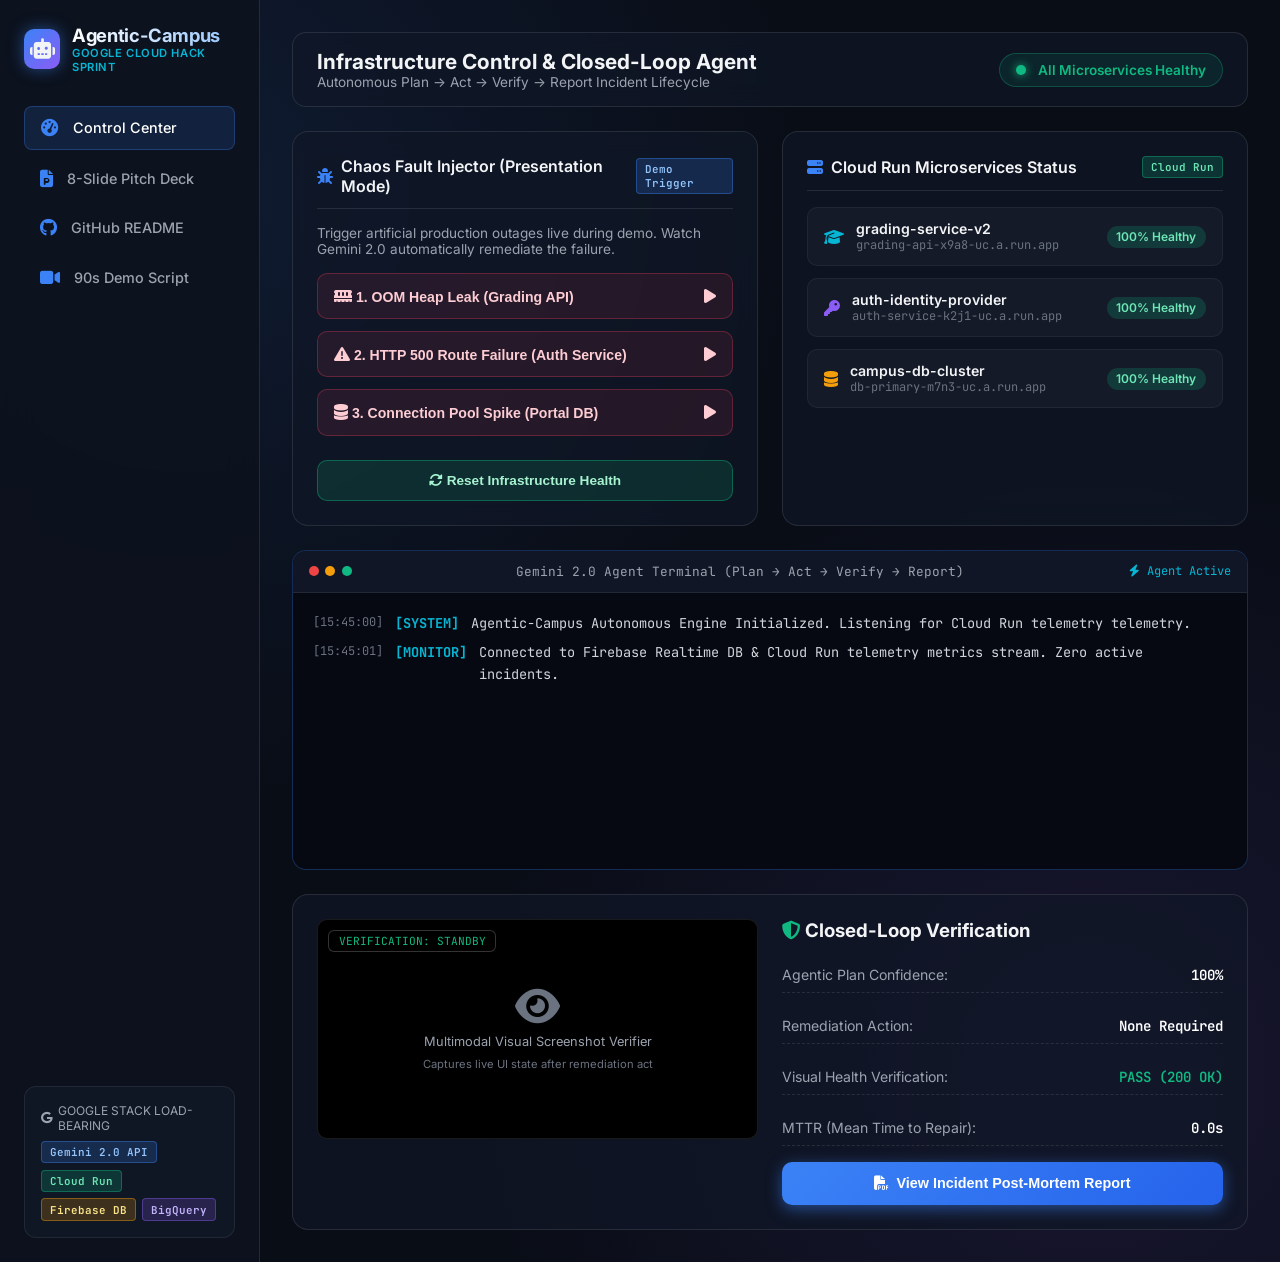
<file: index.html>
<!DOCTYPE html>
<html lang="en">
<head>
  <meta charset="UTF-8">
  <meta name="viewport" content="width=device-width, initial-scale=1.0">
  <title>Agentic-Campus | Autonomous Self-Healing Infrastructure Agent</title>
  
  <!-- Google Fonts -->
  <link rel="preconnect" href="https://fonts.googleapis.com">
  <link rel="preconnect" href="https://fonts.gstatic.com" crossorigin>
  <link href="https://fonts.googleapis.com/css2?family=Inter:wght@400;500;600;700&family=JetBrains+Mono:wght@400;500;600;700&display=swap" rel="stylesheet">
  
  <!-- FontAwesome Icons -->
  <link rel="stylesheet" href="https://cdnjs.cloudflare.com/ajax/libs/font-awesome/6.4.0/css/all.min.css">
  
  <link rel="stylesheet" href="styles.css">
</head>
<body>

  <!-- Sidebar -->
  <aside class="sidebar">
    <div class="logo-container">
      <div class="logo-icon">
        <i class="fa-solid fa-robot"></i>
      </div>
      <div class="logo-text">
        <h1>Agentic-Campus</h1>
        <p>Google Cloud Hack Sprint</p>
      </div>
    </div>

    <ul class="nav-links">
      <li class="nav-item active" onclick="switchTab('dashboard')">
        <i class="fa-solid fa-gauge-high"></i>
        <span>Control Center</span>
      </li>
      <li class="nav-item" onclick="switchTab('deck')">
        <i class="fa-solid fa-file-powerpoint"></i>
        <span>8-Slide Pitch Deck</span>
      </li>
      <li class="nav-item" onclick="switchTab('readme')">
        <i class="fa-brands fa-github"></i>
        <span>GitHub README</span>
      </li>
      <li class="nav-item" onclick="switchTab('script')">
        <i class="fa-solid fa-video"></i>
        <span>90s Demo Script</span>
      </li>
    </ul>

    <div class="google-badge-box">
      <div class="google-badge-title">
        <i class="fa-brands fa-google"></i> Google Stack Load-Bearing
      </div>
      <div class="google-stack-tags">
        <span class="tag tag-gemini">Gemini 2.0 API</span>
        <span class="tag tag-cloudrun">Cloud Run</span>
        <span class="tag tag-firebase">Firebase DB</span>
        <span class="tag tag-bigquery">BigQuery</span>
      </div>
    </div>
  </aside>

  <!-- Main Content -->
  <main class="main-content">
    
    <!-- Top Header Bar -->
    <header class="header-bar">
      <div class="header-title">
        <h2>Infrastructure Control & Closed-Loop Agent</h2>
        <p>Autonomous Plan → Act → Verify → Report Incident Lifecycle</p>
      </div>
      <div class="status-indicator" id="global-status">
        <div class="status-dot"></div>
        <span class="status-text" id="status-text">All Microservices Healthy</span>
      </div>
    </header>

    <!-- Dashboard Content Grid -->
    <div class="dashboard-grid">

      <!-- Fault Injection Card -->
      <div class="card">
        <div class="card-header">
          <h3><i class="fa-solid fa-bug"></i> Chaos Fault Injector (Presentation Mode)</h3>
          <span class="tag tag-gemini">Demo Trigger</span>
        </div>
        <p style="font-size: 0.85rem; color: var(--text-muted);">
          Trigger artificial production outages live during demo. Watch Gemini 2.0 automatically remediate the failure.
        </p>
        <div class="fault-buttons">
          <button class="btn-fault" onclick="triggerFault('oom')">
            <span><i class="fa-solid fa-memory"></i> 1. OOM Heap Leak (Grading API)</span>
            <i class="fa-solid fa-play"></i>
          </button>
          <button class="btn-fault" onclick="triggerFault('route')">
            <span><i class="fa-solid fa-triangle-exclamation"></i> 2. HTTP 500 Route Failure (Auth Service)</span>
            <i class="fa-solid fa-play"></i>
          </button>
          <button class="btn-fault" onclick="triggerFault('db')">
            <span><i class="fa-solid fa-database"></i> 3. Connection Pool Spike (Portal DB)</span>
            <i class="fa-solid fa-play"></i>
          </button>
        </div>
        <button class="btn-reset" onclick="resetInfrastructure()">
          <i class="fa-solid fa-rotate"></i> Reset Infrastructure Health
        </button>
      </div>

      <!-- Cloud Run Services Monitor Card -->
      <div class="card">
        <div class="card-header">
          <h3><i class="fa-solid fa-server"></i> Cloud Run Microservices Status</h3>
          <span class="tag tag-cloudrun">Cloud Run</span>
        </div>
        <div class="service-list">
          <div class="service-item" id="service-grading">
            <div class="service-info">
              <i class="fa-solid fa-graduation-cap" style="color: var(--accent-cyan);"></i>
              <div>
                <div class="service-name">grading-service-v2</div>
                <div class="service-url">grading-api-x9a8-uc.a.run.app</div>
              </div>
            </div>
            <span class="service-badge badge-healthy" id="badge-grading">100% Healthy</span>
          </div>

          <div class="service-item" id="service-auth">
            <div class="service-info">
              <i class="fa-solid fa-key" style="color: var(--accent-purple);"></i>
              <div>
                <div class="service-name">auth-identity-provider</div>
                <div class="service-url">auth-service-k2j1-uc.a.run.app</div>
              </div>
            </div>
            <span class="service-badge badge-healthy" id="badge-auth">100% Healthy</span>
          </div>

          <div class="service-item" id="service-db">
            <div class="service-info">
              <i class="fa-solid fa-database" style="color: var(--accent-amber);"></i>
              <div>
                <div class="service-name">campus-db-cluster</div>
                <div class="service-url">db-primary-m7n3-uc.a.run.app</div>
              </div>
            </div>
            <span class="service-badge badge-healthy" id="badge-db">100% Healthy</span>
          </div>
        </div>
      </div>

      <!-- Terminal Output Box -->
      <div class="terminal-box">
        <div class="terminal-header">
          <div class="terminal-dots">
            <div class="dot dot-red"></div>
            <div class="dot dot-yellow"></div>
            <div class="dot dot-green"></div>
          </div>
          <div class="terminal-title">Gemini 2.0 Agent Terminal (Plan → Act → Verify → Report)</div>
          <div style="font-size: 0.75rem; color: var(--accent-cyan); font-family: var(--font-mono);">
            <i class="fa-solid fa-bolt"></i> Agent Active
          </div>
        </div>
        <div class="terminal-body" id="terminal-logs">
          <div class="log-line">
            <span class="log-timestamp">[15:45:00]</span>
            <span class="log-step">[SYSTEM]</span>
            <span>Agentic-Campus Autonomous Engine Initialized. Listening for Cloud Run telemetry telemetry.</span>
          </div>
          <div class="log-line">
            <span class="log-timestamp">[15:45:01]</span>
            <span class="log-step">[MONITOR]</span>
            <span>Connected to Firebase Realtime DB & Cloud Run telemetry metrics stream. Zero active incidents.</span>
          </div>
        </div>
      </div>

      <!-- Screenshot Multimodal Verification Card -->
      <div class="verification-box">
        <div class="preview-container">
          <div class="preview-badge" id="preview-badge">VERIFICATION: STANDBY</div>
          <canvas id="screenshot-canvas" width="380" height="200" style="display: none;"></canvas>
          <div class="preview-canvas-placeholder" id="preview-placeholder">
            <i class="fa-solid fa-eye" style="font-size: 2.5rem; color: var(--text-dim);"></i>
            <p style="font-size: 0.8rem;">Multimodal Visual Screenshot Verifier</p>
            <span style="font-size: 0.7rem; color: var(--text-dim);">Captures live UI state after remediation act</span>
          </div>
        </div>

        <div class="verification-details">
          <h3><i class="fa-solid fa-shield-halved" style="color: var(--accent-emerald);"></i> Closed-Loop Verification</h3>
          <div class="metric-row">
            <span class="metric-label">Agentic Plan Confidence:</span>
            <span class="metric-val" id="val-confidence">100%</span>
          </div>
          <div class="metric-row">
            <span class="metric-label">Remediation Action:</span>
            <span class="metric-val" id="val-action">None Required</span>
          </div>
          <div class="metric-row">
            <span class="metric-label">Visual Health Verification:</span>
            <span class="metric-val" id="val-visual" style="color: var(--accent-emerald);">PASS (200 OK)</span>
          </div>
          <div class="metric-row">
            <span class="metric-label">MTTR (Mean Time to Repair):</span>
            <span class="metric-val" id="val-mttr">0.0s</span>
          </div>

          <button class="btn-primary" onclick="generatePostMortem()">
            <i class="fa-solid fa-file-pdf"></i> View Incident Post-Mortem Report
          </button>
        </div>
      </div>

    </div>
  </main>

  <!-- Modal for Deck, README, and Scripts -->
  <div class="modal-overlay" id="modal-overlay">
    <div class="modal-content">
      <div class="modal-header">
        <h3 id="modal-title">Submission Asset Viewer</h3>
        <button class="btn-close" onclick="closeModal()">&times;</button>
      </div>
      <div class="modal-body" id="modal-body">
        <!-- Dynamic Content Injected Here -->
      </div>
    </div>
  </div>

  <script src="app.js"></script>
</body>
</html>
</file>
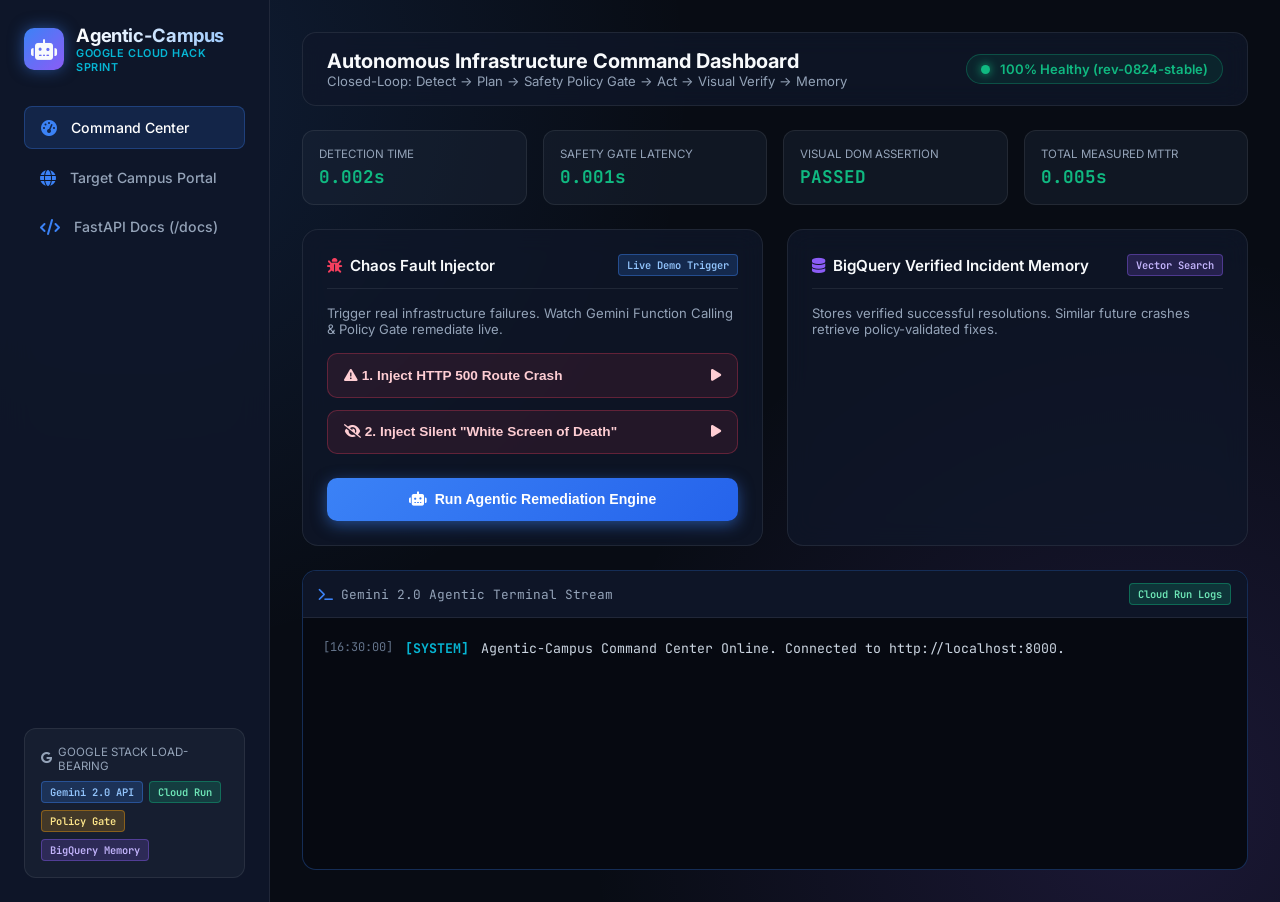
<file: frontend/index.html>
<!DOCTYPE html>
<html lang="en">
<head>
  <meta charset="UTF-8">
  <meta name="viewport" content="width=device-width, initial-scale=1.0">
  <title>Agentic-Campus | Command Center UI</title>
  
  <!-- Fonts & Icons -->
  <link rel="preconnect" href="https://fonts.googleapis.com">
  <link rel="preconnect" href="https://fonts.gstatic.com" crossorigin>
  <link href="https://fonts.googleapis.com/css2?family=Inter:wght@400;500;600;700&family=JetBrains+Mono:wght@400;500;600;700&display=swap" rel="stylesheet">
  <link rel="stylesheet" href="https://cdnjs.cloudflare.com/ajax/libs/font-awesome/6.4.0/css/all.min.css">
  
  <link rel="stylesheet" href="styles.css">
</head>
<body>

  <!-- Sidebar -->
  <aside class="sidebar">
    <div class="logo-box">
      <div class="logo-icon">
        <i class="fa-solid fa-robot"></i>
      </div>
      <div class="logo-title">
        <h1>Agentic-Campus</h1>
        <p>Google Cloud Hack Sprint</p>
      </div>
    </div>

    <ul class="nav-links">
      <li class="nav-item active">
        <i class="fa-solid fa-gauge-high"></i>
        <span>Command Center</span>
      </li>
      <li class="nav-item" onclick="openPortalWindow()">
        <i class="fa-solid fa-globe"></i>
        <span>Target Campus Portal</span>
      </li>
      <li class="nav-item" onclick="openSwaggerDocs()">
        <i class="fa-solid fa-code"></i>
        <span>FastAPI Docs (/docs)</span>
      </li>
    </ul>

    <div class="google-badge-box">
      <div class="google-badge-title">
        <i class="fa-brands fa-google"></i> Google Stack Load-Bearing
      </div>
      <div class="google-tags">
        <span class="tag tag-gemini">Gemini 2.0 API</span>
        <span class="tag tag-cloudrun">Cloud Run</span>
        <span class="tag tag-policy">Policy Gate</span>
        <span class="tag tag-bigquery">BigQuery Memory</span>
      </div>
    </div>
  </aside>

  <!-- Main Content -->
  <main class="main-content">

    <header class="header-bar">
      <div class="header-title">
        <h2>Autonomous Infrastructure Command Dashboard</h2>
        <p>Closed-Loop: Detect → Plan → Safety Policy Gate → Act → Visual Verify → Memory</p>
      </div>
      <div class="status-indicator" id="status-indicator">
        <div class="status-dot"></div>
        <span class="status-text" id="status-text">100% Healthy (rev-0824-stable)</span>
      </div>
    </header>

    <!-- Measured Metrics Strip -->
    <div class="metrics-row">
      <div class="metric-box">
        <span class="metric-box-title">Detection Time</span>
        <span class="metric-box-value" id="metric-detect">0.002s</span>
      </div>
      <div class="metric-box">
        <span class="metric-box-title">Safety Gate Latency</span>
        <span class="metric-box-value" id="metric-safety">0.001s</span>
      </div>
      <div class="metric-box">
        <span class="metric-box-title">Visual DOM Assertion</span>
        <span class="metric-box-value" id="metric-visual" style="color: var(--accent-emerald);">PASSED</span>
      </div>
      <div class="metric-box">
        <span class="metric-box-title">Total Measured MTTR</span>
        <span class="metric-box-value" id="metric-total">0.005s</span>
      </div>
    </div>

    <!-- Main Grid -->
    <div class="grid-container">

      <!-- Chaos Fault Injector -->
      <div class="card">
        <div class="card-header">
          <h3><i class="fa-solid fa-bug" style="color: var(--accent-rose);"></i> Chaos Fault Injector</h3>
          <span class="tag tag-gemini">Live Demo Trigger</span>
        </div>
        <p style="font-size: 0.82rem; color: var(--text-muted);">
          Trigger real infrastructure failures. Watch Gemini Function Calling & Policy Gate remediate live.
        </p>
        <div style="display: flex; flex-direction: column; gap: 0.75rem;">
          <button class="btn-fault" onclick="injectFault('http_500')">
            <span><i class="fa-solid fa-triangle-exclamation"></i> 1. Inject HTTP 500 Route Crash</span>
            <i class="fa-solid fa-play"></i>
          </button>
          <button class="btn-fault" onclick="injectFault('white_screen')">
            <span><i class="fa-solid fa-eye-slash"></i> 2. Inject Silent "White Screen of Death"</span>
            <i class="fa-solid fa-play"></i>
          </button>
        </div>
        <button class="btn-primary" style="margin-top: 0.5rem;" onclick="runRemediation()">
          <i class="fa-solid fa-robot"></i> Run Agentic Remediation Engine
        </button>
      </div>

      <!-- BigQuery Verified Memory Explorer -->
      <div class="card">
        <div class="card-header">
          <h3><i class="fa-solid fa-database" style="color: var(--accent-purple);"></i> BigQuery Verified Incident Memory</h3>
          <span class="tag tag-bigquery">Vector Search</span>
        </div>
        <p style="font-size: 0.82rem; color: var(--text-muted);">
          Stores verified successful resolutions. Similar future crashes retrieve policy-validated fixes.
        </p>
        <div id="memory-list" style="display: flex; flex-direction: column; gap: 0.5rem; max-height: 180px; overflow-y: auto;">
          <!-- Dynamic Memory Entries -->
        </div>
      </div>

      <!-- Realtime Agent Terminal -->
      <div class="terminal-card">
        <div class="terminal-header">
          <div class="terminal-title">
            <i class="fa-solid fa-terminal" style="color: var(--primary);"></i> Gemini 2.0 Agentic Terminal Stream
          </div>
          <span class="tag tag-cloudrun">Cloud Run Logs</span>
        </div>
        <div class="terminal-body" id="terminal-body">
          <div class="log-line">
            <span class="log-time">[16:30:00]</span>
            <span class="log-step">[SYSTEM]</span>
            <span>Agentic-Campus Command Center Online. Connected to http://localhost:8000.</span>
          </div>
        </div>
      </div>

    </div>

  </main>

  <script src="app.js"></script>
</body>
</html>
</file>
<file: styles.css>
/* Agentic-Campus Modern Glassmorphism & High-Tech Design System */

:root {
  --bg-dark: #090d16;
  --bg-card: rgba(17, 24, 39, 0.7);
  --bg-card-hover: rgba(31, 41, 55, 0.8);
  --border-color: rgba(255, 255, 255, 0.1);
  --border-glow: rgba(59, 130, 246, 0.3);
  
  --primary: #3b82f6;
  --primary-glow: rgba(59, 130, 246, 0.5);
  --accent-cyan: #06b6d4;
  --accent-emerald: #10b981;
  --accent-rose: #f43f5e;
  --accent-amber: #f59e0b;
  --accent-purple: #8b5cf6;
  
  --text-main: #f3f4f6;
  --text-muted: #9ca3af;
  --text-dim: #6b7280;
  
  --font-main: 'Inter', -apple-system, BlinkMacSystemFont, sans-serif;
  --font-mono: 'JetBrains Mono', 'Fira Code', monospace;
}

* {
  margin: 0;
  padding: 0;
  box-sizing: border-box;
}

body {
  background-color: var(--bg-dark);
  color: var(--text-main);
  font-family: var(--font-main);
  min-height: 100vh;
  display: flex;
  overflow-x: hidden;
  background-image: 
    radial-gradient(circle at 15% 15%, rgba(59, 130, 246, 0.12) 0%, transparent 40%),
    radial-gradient(circle at 85% 85%, rgba(139, 92, 246, 0.12) 0%, transparent 40%);
}

/* Sidebar Styling */
.sidebar {
  width: 260px;
  background: rgba(13, 18, 30, 0.95);
  border-right: 1px solid var(--border-color);
  backdrop-filter: blur(16px);
  padding: 1.5rem;
  display: flex;
  flex-direction: column;
  gap: 2rem;
  z-index: 10;
}

.logo-container {
  display: flex;
  align-items: center;
  gap: 0.75rem;
}

.logo-icon {
  width: 40px;
  height: 40px;
  background: linear-gradient(135deg, var(--primary), var(--accent-purple));
  border-radius: 10px;
  display: flex;
  align-items: center;
  justify-content: center;
  font-size: 1.25rem;
  box-shadow: 0 0 15px var(--primary-glow);
}

.logo-text h1 {
  font-size: 1.15rem;
  font-weight: 700;
  letter-spacing: -0.02em;
  background: linear-gradient(to right, #fff, #93c5fd);
  -webkit-background-clip: text;
  -webkit-text-fill-color: transparent;
}

.logo-text p {
  font-size: 0.7rem;
  color: var(--accent-cyan);
  font-weight: 600;
  letter-spacing: 0.05em;
  text-transform: uppercase;
}

.nav-links {
  list-style: none;
  display: flex;
  flex-direction: column;
  gap: 0.5rem;
}

.nav-item {
  display: flex;
  align-items: center;
  gap: 0.85rem;
  padding: 0.75rem 1rem;
  border-radius: 8px;
  color: var(--text-muted);
  font-size: 0.9rem;
  font-weight: 500;
  cursor: pointer;
  transition: all 0.2s ease;
}

.nav-item:hover, .nav-item.active {
  background: rgba(59, 130, 246, 0.15);
  color: #fff;
  border: 1px solid rgba(59, 130, 246, 0.3);
}

.nav-item i {
  font-size: 1.1rem;
  color: var(--primary);
}

.google-badge-box {
  margin-top: auto;
  background: rgba(17, 24, 39, 0.8);
  border: 1px solid rgba(255, 255, 255, 0.08);
  padding: 1rem;
  border-radius: 12px;
}

.google-badge-title {
  font-size: 0.75rem;
  color: var(--text-muted);
  text-transform: uppercase;
  margin-bottom: 0.5rem;
  display: flex;
  align-items: center;
  gap: 0.4rem;
}

.google-stack-tags {
  display: flex;
  flex-wrap: wrap;
  gap: 0.4rem;
}

.tag {
  font-size: 0.68rem;
  padding: 0.2rem 0.5rem;
  border-radius: 4px;
  font-family: var(--font-mono);
  font-weight: 600;
}

.tag-gemini { background: rgba(59, 130, 246, 0.2); color: #93c5fd; border: 1px solid rgba(59, 130, 246, 0.4); }
.tag-cloudrun { background: rgba(16, 185, 129, 0.2); color: #6ee7b7; border: 1px solid rgba(16, 185, 129, 0.4); }
.tag-firebase { background: rgba(245, 158, 11, 0.2); color: #fde68a; border: 1px solid rgba(245, 158, 11, 0.4); }
.tag-bigquery { background: rgba(139, 92, 246, 0.2); color: #c4b5fd; border: 1px solid rgba(139, 92, 246, 0.4); }

/* Main Content Styling */
.main-content {
  flex: 1;
  padding: 2rem;
  overflow-y: auto;
  display: flex;
  flex-direction: column;
  gap: 1.5rem;
}

.header-bar {
  display: flex;
  justify-content: space-between;
  align-items: center;
  background: var(--bg-card);
  border: 1px solid var(--border-color);
  padding: 1rem 1.5rem;
  border-radius: 14px;
  backdrop-filter: blur(12px);
}

.header-title h2 {
  font-size: 1.3rem;
  font-weight: 700;
}

.header-title p {
  font-size: 0.85rem;
  color: var(--text-muted);
}

.status-indicator {
  display: flex;
  align-items: center;
  gap: 0.75rem;
  background: rgba(16, 185, 129, 0.1);
  border: 1px solid rgba(16, 185, 129, 0.3);
  padding: 0.5rem 1rem;
  border-radius: 20px;
}

.status-dot {
  width: 10px;
  height: 10px;
  border-radius: 50%;
  background: var(--accent-emerald);
  box-shadow: 0 0 10px var(--accent-emerald);
  animation: pulse 2s infinite;
}

@keyframes pulse {
  0% { transform: scale(0.95); box-shadow: 0 0 0 0 rgba(16, 185, 129, 0.7); }
  70% { transform: scale(1); box-shadow: 0 0 0 8px rgba(16, 185, 129, 0); }
  100% { transform: scale(0.95); box-shadow: 0 0 0 0 rgba(16, 185, 129, 0); }
}

.status-text {
  font-size: 0.85rem;
  font-weight: 600;
  color: var(--accent-emerald);
}

/* Dashboard Grid */
.dashboard-grid {
  display: grid;
  grid-template-columns: 1fr 1fr;
  gap: 1.5rem;
}

.card {
  background: var(--bg-card);
  border: 1px solid var(--border-color);
  border-radius: 16px;
  padding: 1.5rem;
  backdrop-filter: blur(12px);
  display: flex;
  flex-direction: column;
  gap: 1rem;
  position: relative;
  overflow: hidden;
}

.card-header {
  display: flex;
  justify-content: space-between;
  align-items: center;
  border-bottom: 1px solid var(--border-color);
  padding-bottom: 0.75rem;
}

.card-header h3 {
  font-size: 1rem;
  font-weight: 600;
  display: flex;
  align-items: center;
  gap: 0.5rem;
}

.card-header h3 i {
  color: var(--primary);
}

/* Fault Injector Panel */
.fault-buttons {
  display: flex;
  flex-direction: column;
  gap: 0.75rem;
}

.btn-fault {
  background: rgba(244, 63, 94, 0.1);
  border: 1px solid rgba(244, 63, 94, 0.3);
  color: #fecdd3;
  padding: 0.85rem 1rem;
  border-radius: 10px;
  font-weight: 600;
  font-size: 0.88rem;
  display: flex;
  justify-content: space-between;
  align-items: center;
  cursor: pointer;
  transition: all 0.2s ease;
}

.btn-fault:hover {
  background: rgba(244, 63, 94, 0.25);
  border-color: var(--accent-rose);
  transform: translateY(-2px);
  box-shadow: 0 4px 15px rgba(244, 63, 94, 0.3);
}

.btn-fault i {
  font-size: 1rem;
}

.btn-reset {
  background: rgba(16, 185, 129, 0.15);
  border: 1px solid rgba(16, 185, 129, 0.4);
  color: #a7f3d0;
  padding: 0.75rem 1rem;
  border-radius: 10px;
  font-weight: 600;
  font-size: 0.85rem;
  cursor: pointer;
  transition: all 0.2s ease;
  margin-top: 0.5rem;
}

.btn-reset:hover {
  background: rgba(16, 185, 129, 0.3);
}

/* Microservices List */
.service-list {
  display: flex;
  flex-direction: column;
  gap: 0.75rem;
}

.service-item {
  display: flex;
  justify-content: space-between;
  align-items: center;
  background: rgba(255, 255, 255, 0.03);
  border: 1px solid rgba(255, 255, 255, 0.05);
  padding: 0.75rem 1rem;
  border-radius: 10px;
}

.service-info {
  display: flex;
  align-items: center;
  gap: 0.75rem;
}

.service-name {
  font-size: 0.88rem;
  font-weight: 600;
}

.service-url {
  font-size: 0.75rem;
  color: var(--text-dim);
  font-family: var(--font-mono);
}

.service-badge {
  font-size: 0.75rem;
  padding: 0.2rem 0.6rem;
  border-radius: 12px;
  font-weight: 600;
}

.badge-healthy { background: rgba(16, 185, 129, 0.2); color: #6ee7b7; }
.badge-degraded { background: rgba(245, 158, 11, 0.2); color: #fde68a; }
.badge-critical { background: rgba(244, 63, 94, 0.2); color: #fecdd3; }

/* Terminal Output Box */
.terminal-box {
  grid-column: span 2;
  background: #060911;
  border: 1px solid rgba(59, 130, 246, 0.3);
  border-radius: 14px;
  overflow: hidden;
  display: flex;
  flex-direction: column;
  min-height: 320px;
}

.terminal-header {
  background: rgba(17, 24, 39, 0.9);
  padding: 0.75rem 1rem;
  display: flex;
  justify-content: space-between;
  align-items: center;
  border-bottom: 1px solid rgba(255, 255, 255, 0.08);
}

.terminal-dots {
  display: flex;
  gap: 0.4rem;
}

.dot { width: 10px; height: 10px; border-radius: 50%; }
.dot-red { background: #ef4444; }
.dot-yellow { background: #f59e0b; }
.dot-green { background: #10b981; }

.terminal-title {
  font-family: var(--font-mono);
  font-size: 0.8rem;
  color: var(--text-muted);
}

.terminal-body {
  padding: 1.25rem;
  font-family: var(--font-mono);
  font-size: 0.85rem;
  line-height: 1.6;
  color: #d1d5db;
  flex: 1;
  overflow-y: auto;
  display: flex;
  flex-direction: column;
  gap: 0.5rem;
}

.log-line { display: flex; gap: 0.75rem; }
.log-step { color: var(--accent-cyan); font-weight: 700; }
.log-plan { color: #93c5fd; }
.log-act { color: #fde68a; }
.log-verify { color: #a7f3d0; }
.log-error { color: #fecdd3; font-weight: 600; }
.log-timestamp { color: var(--text-dim); font-size: 0.75rem; }

/* Screenshot Multimodal Verification Card */
.verification-box {
  grid-column: span 2;
  background: var(--bg-card);
  border: 1px solid var(--border-color);
  border-radius: 16px;
  padding: 1.5rem;
  display: grid;
  grid-template-columns: 1fr 1fr;
  gap: 1.5rem;
}

.preview-container {
  background: #000;
  border: 1px solid var(--border-color);
  border-radius: 10px;
  height: 220px;
  display: flex;
  flex-direction: column;
  align-items: center;
  justify-content: center;
  position: relative;
  overflow: hidden;
}

.preview-badge {
  position: absolute;
  top: 10px;
  left: 10px;
  background: rgba(0, 0, 0, 0.75);
  border: 1px solid rgba(255, 255, 255, 0.2);
  padding: 0.2rem 0.6rem;
  border-radius: 6px;
  font-size: 0.7rem;
  font-family: var(--font-mono);
  color: var(--accent-emerald);
}

.preview-canvas-placeholder {
  display: flex;
  flex-direction: column;
  align-items: center;
  gap: 0.5rem;
  color: var(--text-muted);
}

.verification-details {
  display: flex;
  flex-direction: column;
  gap: 1rem;
}

.metric-row {
  display: flex;
  justify-content: space-between;
  padding: 0.5rem 0;
  border-bottom: 1px dashed rgba(255, 255, 255, 0.1);
  font-size: 0.88rem;
}

.metric-label { color: var(--text-muted); }
.metric-val { font-family: var(--font-mono); font-weight: 600; color: #fff; }

.btn-primary {
  background: linear-gradient(135deg, var(--primary), #2563eb);
  color: #fff;
  border: none;
  padding: 0.85rem 1.25rem;
  border-radius: 10px;
  font-weight: 600;
  font-size: 0.9rem;
  cursor: pointer;
  display: flex;
  align-items: center;
  justify-content: center;
  gap: 0.5rem;
  transition: all 0.2s ease;
  box-shadow: 0 4px 15px var(--primary-glow);
}

.btn-primary:hover {
  transform: translateY(-2px);
  box-shadow: 0 6px 20px var(--primary-glow);
}

/* Modal for Deck & README view */
.modal-overlay {
  position: fixed;
  top: 0;
  left: 0;
  width: 100vw;
  height: 100vh;
  background: rgba(0, 0, 0, 0.85);
  backdrop-filter: blur(10px);
  display: none;
  align-items: center;
  justify-content: center;
  z-index: 100;
}

.modal-overlay.active {
  display: flex;
}

.modal-content {
  background: #0d1322;
  border: 1px solid var(--border-glow);
  width: 90%;
  max-width: 900px;
  max-height: 85vh;
  border-radius: 18px;
  display: flex;
  flex-direction: column;
  overflow: hidden;
  box-shadow: 0 10px 40px rgba(0, 0, 0, 0.8);
}

.modal-header {
  padding: 1.25rem 1.5rem;
  background: rgba(17, 24, 39, 0.9);
  border-bottom: 1px solid var(--border-color);
  display: flex;
  justify-content: space-between;
  align-items: center;
}

.modal-header h3 {
  font-size: 1.1rem;
  font-weight: 700;
}

.btn-close {
  background: none;
  border: none;
  color: var(--text-muted);
  font-size: 1.5rem;
  cursor: pointer;
}

.modal-body {
  padding: 1.5rem;
  overflow-y: auto;
  font-size: 0.92rem;
  line-height: 1.7;
}

/* Responsive */
@media (max-width: 900px) {
  body { flex-direction: column; }
  .sidebar { width: 100%; border-right: none; border-bottom: 1px solid var(--border-color); }
  .dashboard-grid, .verification-box { grid-template-columns: 1fr; }
  .terminal-box { grid-column: span 1; }
}
</file>
<file: frontend/styles.css>
/* Agentic-Campus Cyberpunk / Glassmorphism Command Center UI */

:root {
  --bg-dark: #080c14;
  --bg-card: rgba(15, 23, 42, 0.75);
  --bg-card-hover: rgba(30, 41, 59, 0.85);
  --border-color: rgba(255, 255, 255, 0.08);
  --border-glow: rgba(59, 130, 246, 0.4);
  
  --primary: #3b82f6;
  --primary-glow: rgba(59, 130, 246, 0.5);
  --accent-cyan: #06b6d4;
  --accent-emerald: #10b981;
  --accent-rose: #f43f5e;
  --accent-amber: #f59e0b;
  --accent-purple: #8b5cf6;
  
  --text-main: #f8fafc;
  --text-muted: #94a3b8;
  --text-dim: #64748b;
  
  --font-main: 'Inter', -apple-system, sans-serif;
  --font-mono: 'JetBrains Mono', monospace;
}

* {
  margin: 0;
  padding: 0;
  box-sizing: border-box;
}

body {
  background-color: var(--bg-dark);
  color: var(--text-main);
  font-family: var(--font-main);
  min-height: 100vh;
  display: flex;
  overflow-x: hidden;
  background-image: 
    radial-gradient(circle at 10% 10%, rgba(59, 130, 246, 0.15) 0%, transparent 40%),
    radial-gradient(circle at 90% 90%, rgba(139, 92, 246, 0.15) 0%, transparent 40%);
}

/* Sidebar */
.sidebar {
  width: 270px;
  background: rgba(15, 23, 42, 0.95);
  border-right: 1px solid var(--border-color);
  backdrop-filter: blur(16px);
  padding: 1.5rem;
  display: flex;
  flex-direction: column;
  gap: 2rem;
  z-index: 10;
}

.logo-box {
  display: flex;
  align-items: center;
  gap: 0.75rem;
}

.logo-icon {
  width: 42px;
  height: 42px;
  background: linear-gradient(135deg, var(--primary), var(--accent-purple));
  border-radius: 10px;
  display: flex;
  align-items: center;
  justify-content: center;
  font-size: 1.3rem;
  box-shadow: 0 0 15px var(--primary-glow);
}

.logo-title h1 {
  font-size: 1.15rem;
  font-weight: 700;
  letter-spacing: -0.02em;
  background: linear-gradient(to right, #ffffff, #93c5fd);
  -webkit-background-clip: text;
  -webkit-text-fill-color: transparent;
}

.logo-title p {
  font-size: 0.68rem;
  color: var(--accent-cyan);
  font-weight: 600;
  letter-spacing: 0.05em;
  text-transform: uppercase;
}

.nav-links {
  list-style: none;
  display: flex;
  flex-direction: column;
  gap: 0.5rem;
}

.nav-item {
  display: flex;
  align-items: center;
  gap: 0.85rem;
  padding: 0.75rem 1rem;
  border-radius: 8px;
  color: var(--text-muted);
  font-size: 0.88rem;
  font-weight: 500;
  cursor: pointer;
  transition: all 0.2s ease;
}

.nav-item:hover, .nav-item.active {
  background: rgba(59, 130, 246, 0.15);
  color: #fff;
  border: 1px solid rgba(59, 130, 246, 0.3);
}

.nav-item i { font-size: 1rem; color: var(--primary); }

.google-badge-box {
  margin-top: auto;
  background: rgba(30, 41, 59, 0.5);
  border: 1px solid var(--border-color);
  padding: 1rem;
  border-radius: 12px;
}

.google-badge-title {
  font-size: 0.72rem;
  color: var(--text-muted);
  text-transform: uppercase;
  margin-bottom: 0.5rem;
  display: flex;
  align-items: center;
  gap: 0.4rem;
}

.google-tags {
  display: flex;
  flex-wrap: wrap;
  gap: 0.4rem;
}

.tag {
  font-size: 0.65rem;
  padding: 0.2rem 0.5rem;
  border-radius: 4px;
  font-family: var(--font-mono);
  font-weight: 600;
}

.tag-gemini { background: rgba(59, 130, 246, 0.2); color: #93c5fd; border: 1px solid rgba(59, 130, 246, 0.4); }
.tag-cloudrun { background: rgba(16, 185, 129, 0.2); color: #6ee7b7; border: 1px solid rgba(16, 185, 129, 0.4); }
.tag-bigquery { background: rgba(139, 92, 246, 0.2); color: #c4b5fd; border: 1px solid rgba(139, 92, 246, 0.4); }
.tag-policy { background: rgba(245, 158, 11, 0.2); color: #fde68a; border: 1px solid rgba(245, 158, 11, 0.4); }

/* Main Content Area */
.main-content {
  flex: 1;
  padding: 2rem;
  overflow-y: auto;
  display: flex;
  flex-direction: column;
  gap: 1.5rem;
}

/* Header Bar */
.header-bar {
  display: flex;
  justify-content: space-between;
  align-items: center;
  background: var(--bg-card);
  border: 1px solid var(--border-color);
  padding: 1rem 1.5rem;
  border-radius: 14px;
  backdrop-filter: blur(12px);
}

.header-title h2 { font-size: 1.25rem; font-weight: 700; }
.header-title p { font-size: 0.82rem; color: var(--text-muted); }

.status-indicator {
  display: flex;
  align-items: center;
  gap: 0.6rem;
  background: rgba(16, 185, 129, 0.1);
  border: 1px solid rgba(16, 185, 129, 0.3);
  padding: 0.4rem 0.9rem;
  border-radius: 20px;
}

.status-dot {
  width: 9px;
  height: 9px;
  border-radius: 50%;
  background: var(--accent-emerald);
  box-shadow: 0 0 10px var(--accent-emerald);
}

.status-text {
  font-size: 0.82rem;
  font-weight: 600;
  color: var(--accent-emerald);
}

/* Dashboard Grid Layout */
.grid-container {
  display: grid;
  grid-template-columns: 1fr 1fr;
  gap: 1.5rem;
}

.card {
  background: var(--bg-card);
  border: 1px solid var(--border-color);
  border-radius: 16px;
  padding: 1.5rem;
  backdrop-filter: blur(12px);
  display: flex;
  flex-direction: column;
  gap: 1rem;
}

.card-header {
  display: flex;
  justify-content: space-between;
  align-items: center;
  border-bottom: 1px solid var(--border-color);
  padding-bottom: 0.75rem;
}

.card-header h3 {
  font-size: 0.95rem;
  font-weight: 600;
  display: flex;
  align-items: center;
  gap: 0.5rem;
}

/* Buttons */
.btn-fault {
  background: rgba(244, 63, 94, 0.1);
  border: 1px solid rgba(244, 63, 94, 0.3);
  color: #fecdd3;
  padding: 0.85rem 1rem;
  border-radius: 10px;
  font-weight: 600;
  font-size: 0.85rem;
  display: flex;
  justify-content: space-between;
  align-items: center;
  cursor: pointer;
  transition: all 0.2s ease;
}

.btn-fault:hover {
  background: rgba(244, 63, 94, 0.25);
  border-color: var(--accent-rose);
  box-shadow: 0 4px 15px rgba(244, 63, 94, 0.3);
}

.btn-primary {
  background: linear-gradient(135deg, var(--primary), #2563eb);
  color: #fff;
  border: none;
  padding: 0.85rem 1.25rem;
  border-radius: 10px;
  font-weight: 600;
  font-size: 0.88rem;
  cursor: pointer;
  display: flex;
  align-items: center;
  justify-content: center;
  gap: 0.5rem;
  transition: all 0.2s ease;
  box-shadow: 0 4px 15px var(--primary-glow);
}

.btn-primary:hover {
  transform: translateY(-2px);
  box-shadow: 0 6px 20px var(--primary-glow);
}

/* Terminal Log View */
.terminal-card {
  grid-column: span 2;
  background: #060911;
  border: 1px solid rgba(59, 130, 246, 0.3);
  border-radius: 14px;
  overflow: hidden;
  display: flex;
  flex-direction: column;
  min-height: 300px;
}

.terminal-header {
  background: rgba(15, 23, 42, 0.9);
  padding: 0.75rem 1rem;
  display: flex;
  justify-content: space-between;
  align-items: center;
  border-bottom: 1px solid var(--border-color);
}

.terminal-title {
  font-family: var(--font-mono);
  font-size: 0.8rem;
  color: var(--text-muted);
}

.terminal-body {
  padding: 1.25rem;
  font-family: var(--font-mono);
  font-size: 0.83rem;
  line-height: 1.6;
  color: #cbd5e1;
  flex: 1;
  overflow-y: auto;
  display: flex;
  flex-direction: column;
  gap: 0.4rem;
}

.log-line { display: flex; gap: 0.75rem; }
.log-step { color: var(--accent-cyan); font-weight: 700; }
.log-plan { color: #93c5fd; }
.log-policy { color: #fde68a; font-weight: 700; }
.log-act { color: #fcd34d; }
.log-verify { color: #6ee7b7; font-weight: 700; }
.log-error { color: #fecdd3; font-weight: 600; }
.log-time { color: var(--text-dim); font-size: 0.75rem; }

/* Metrics Bar */
.metrics-row {
  display: grid;
  grid-template-columns: repeat(4, 1fr);
  gap: 1rem;
}

.metric-box {
  background: rgba(30, 41, 59, 0.4);
  border: 1px solid var(--border-color);
  padding: 1rem;
  border-radius: 12px;
  display: flex;
  flex-direction: column;
  gap: 0.25rem;
}

.metric-box-title { font-size: 0.72rem; color: var(--text-muted); text-transform: uppercase; }
.metric-box-value { font-family: var(--font-mono); font-size: 1.1rem; font-weight: 700; color: var(--accent-emerald); }

@media (max-width: 900px) {
  body { flex-direction: column; }
  .sidebar { width: 100%; }
  .grid-container { grid-template-columns: 1fr; }
  .terminal-card { grid-column: span 1; }
  .metrics-row { grid-template-columns: 1fr 1fr; }
}
</file>
